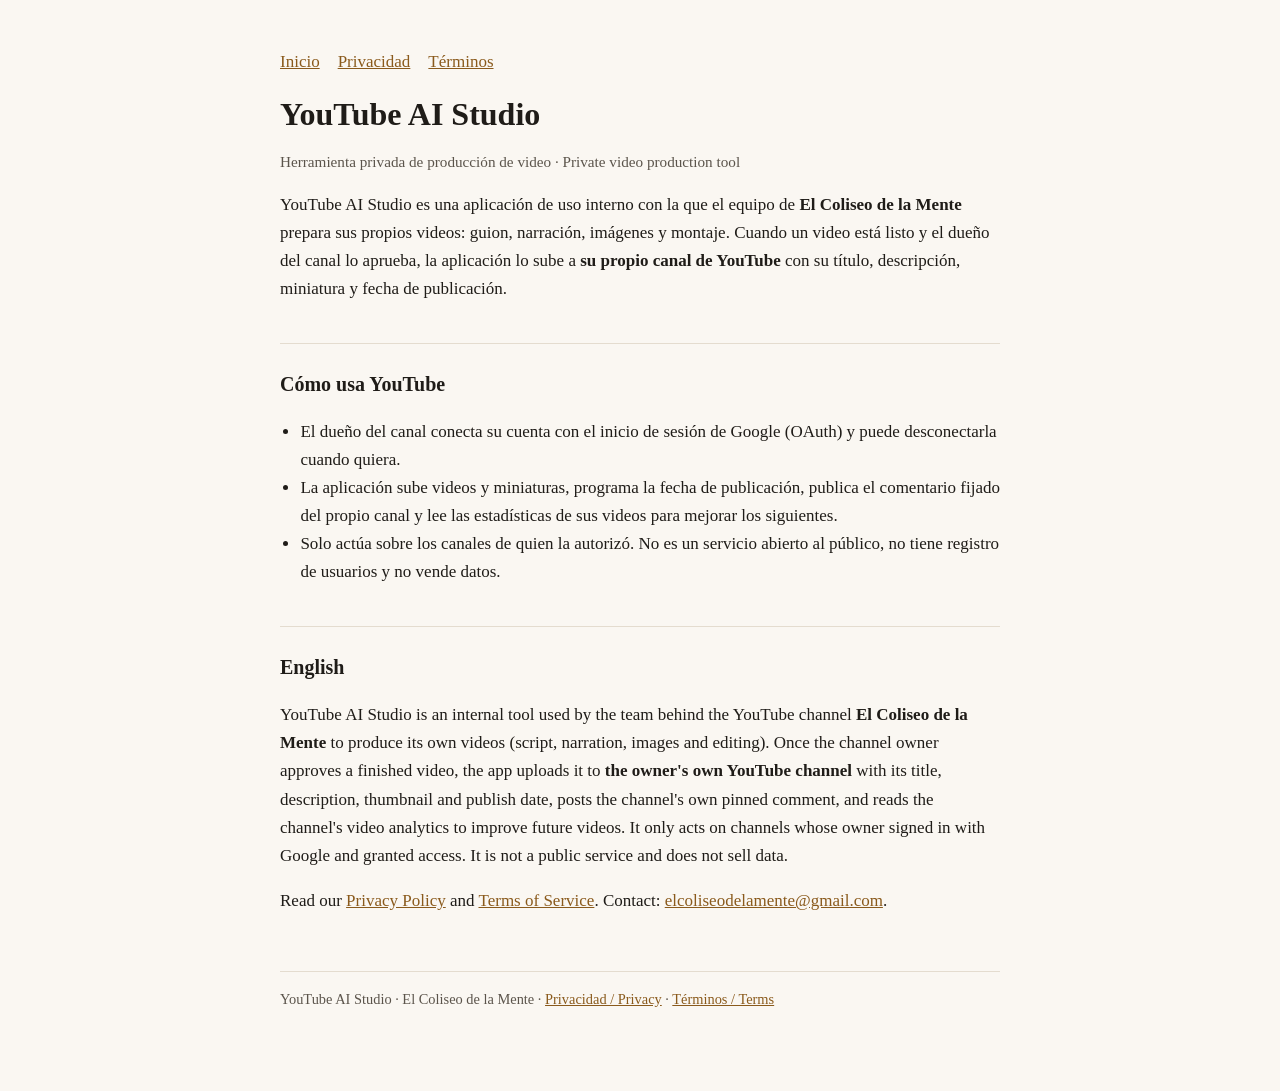
<file: index.html>
<!doctype html>
<html lang="es">
<head>
<meta charset="utf-8">
<meta name="viewport" content="width=device-width,initial-scale=1">
<title>YouTube AI Studio</title>
<meta name="description" content="YouTube AI Studio: herramienta privada de producción y publicación de videos para el canal El Coliseo de la Mente.">
<link rel="stylesheet" href="/estilo.css">
</head>
<body>
<main>
<header><nav><a href="/">Inicio</a><a href="/privacidad/">Privacidad</a><a href="/terminos/">Términos</a></nav></header>

<h1>YouTube AI Studio</h1>
<p class="meta">Herramienta privada de producción de video · Private video production tool</p>

<p>YouTube AI Studio es una aplicación de uso interno con la que el equipo de <strong>El Coliseo de la Mente</strong> prepara sus propios videos: guion, narración, imágenes y montaje. Cuando un video está listo y el dueño del canal lo aprueba, la aplicación lo sube a <strong>su propio canal de YouTube</strong> con su título, descripción, miniatura y fecha de publicación.</p>

<h2>Cómo usa YouTube</h2>
<ul>
  <li>El dueño del canal conecta su cuenta con el inicio de sesión de Google (OAuth) y puede desconectarla cuando quiera.</li>
  <li>La aplicación sube videos y miniaturas, programa la fecha de publicación, publica el comentario fijado del propio canal y lee las estadísticas de sus videos para mejorar los siguientes.</li>
  <li>Solo actúa sobre los canales de quien la autorizó. No es un servicio abierto al público, no tiene registro de usuarios y no vende datos.</li>
</ul>

<h2>English</h2>
<p>YouTube AI Studio is an internal tool used by the team behind the YouTube channel <strong>El Coliseo de la Mente</strong> to produce its own videos (script, narration, images and editing). Once the channel owner approves a finished video, the app uploads it to <strong>the owner's own YouTube channel</strong> with its title, description, thumbnail and publish date, posts the channel's own pinned comment, and reads the channel's video analytics to improve future videos. It only acts on channels whose owner signed in with Google and granted access. It is not a public service and does not sell data.</p>

<p>Read our <a href="/privacidad/">Privacy Policy</a> and <a href="/terminos/">Terms of Service</a>. Contact: <a href="mailto:elcoliseodelamente@gmail.com">elcoliseodelamente@gmail.com</a>.</p>

<footer>YouTube AI Studio · El Coliseo de la Mente · <a href="/privacidad/">Privacidad / Privacy</a> · <a href="/terminos/">Términos / Terms</a></footer>
</main>
</body>
</html>
</file>
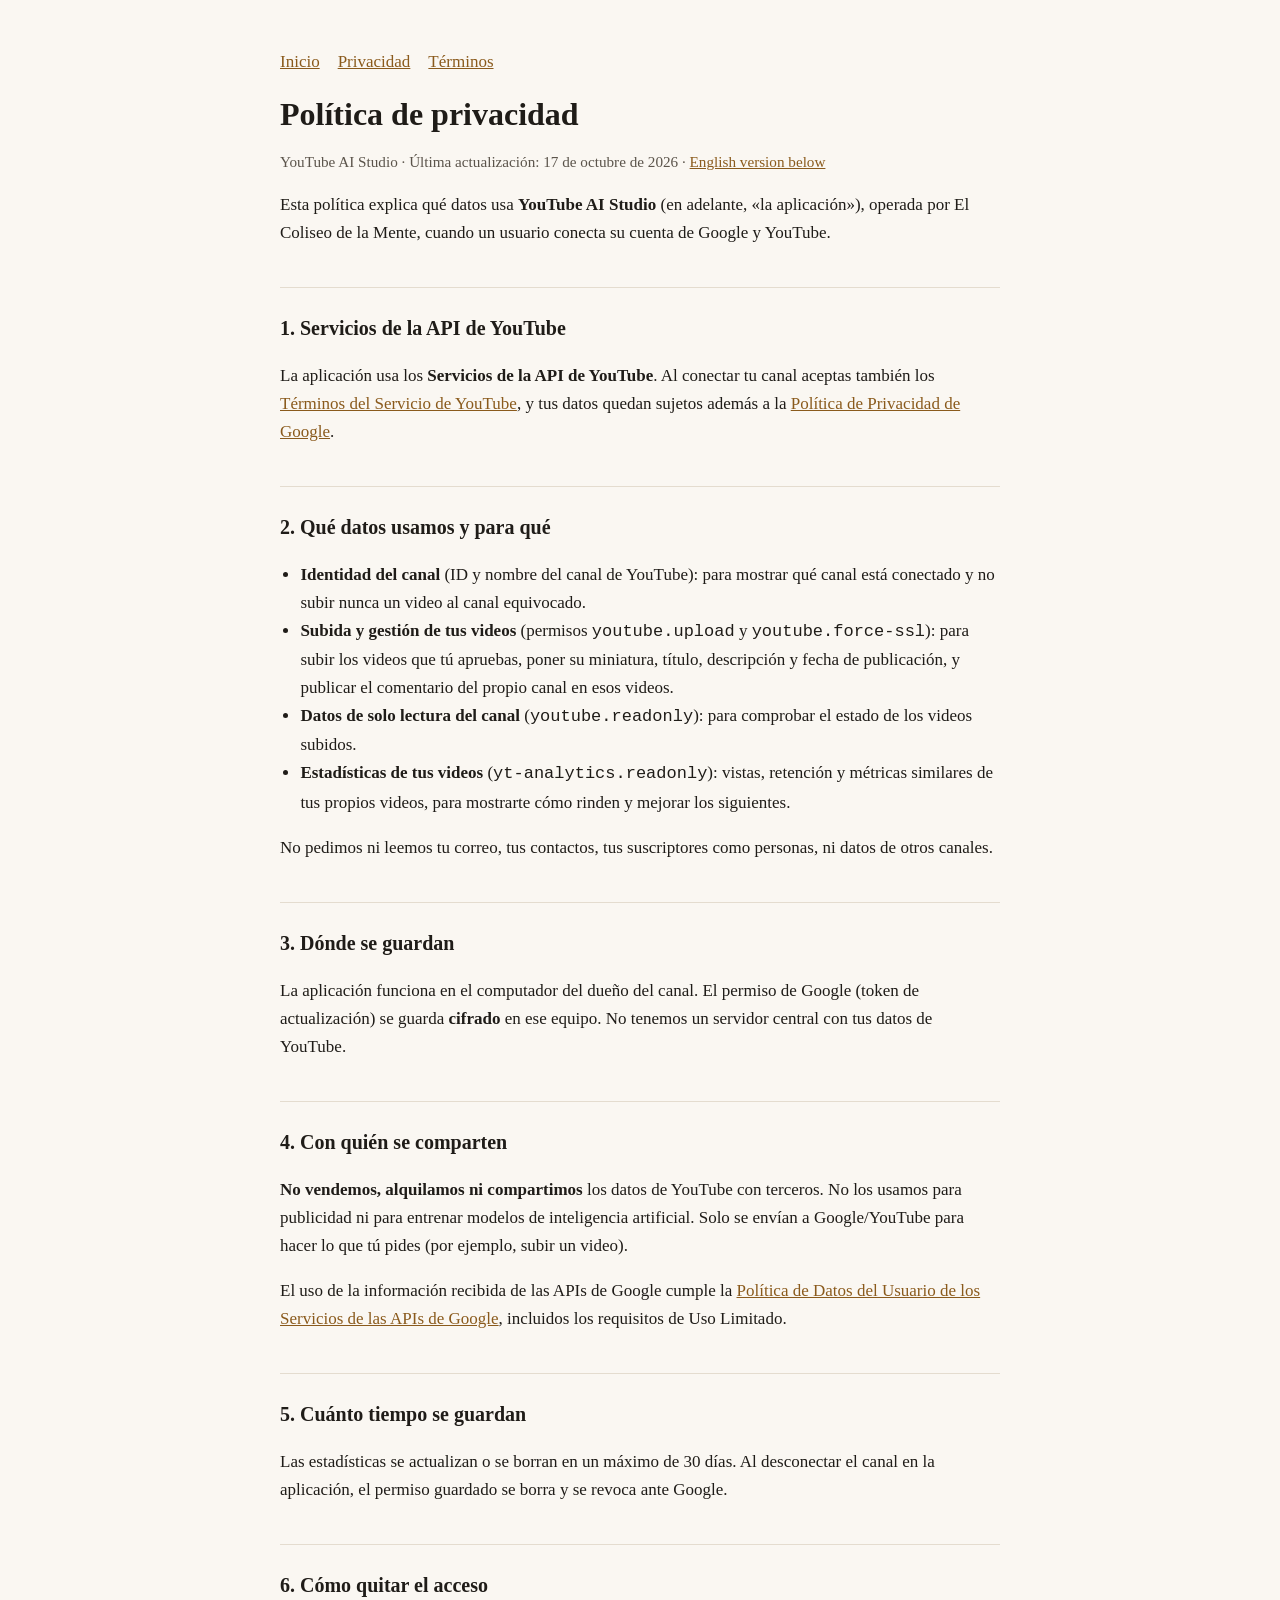
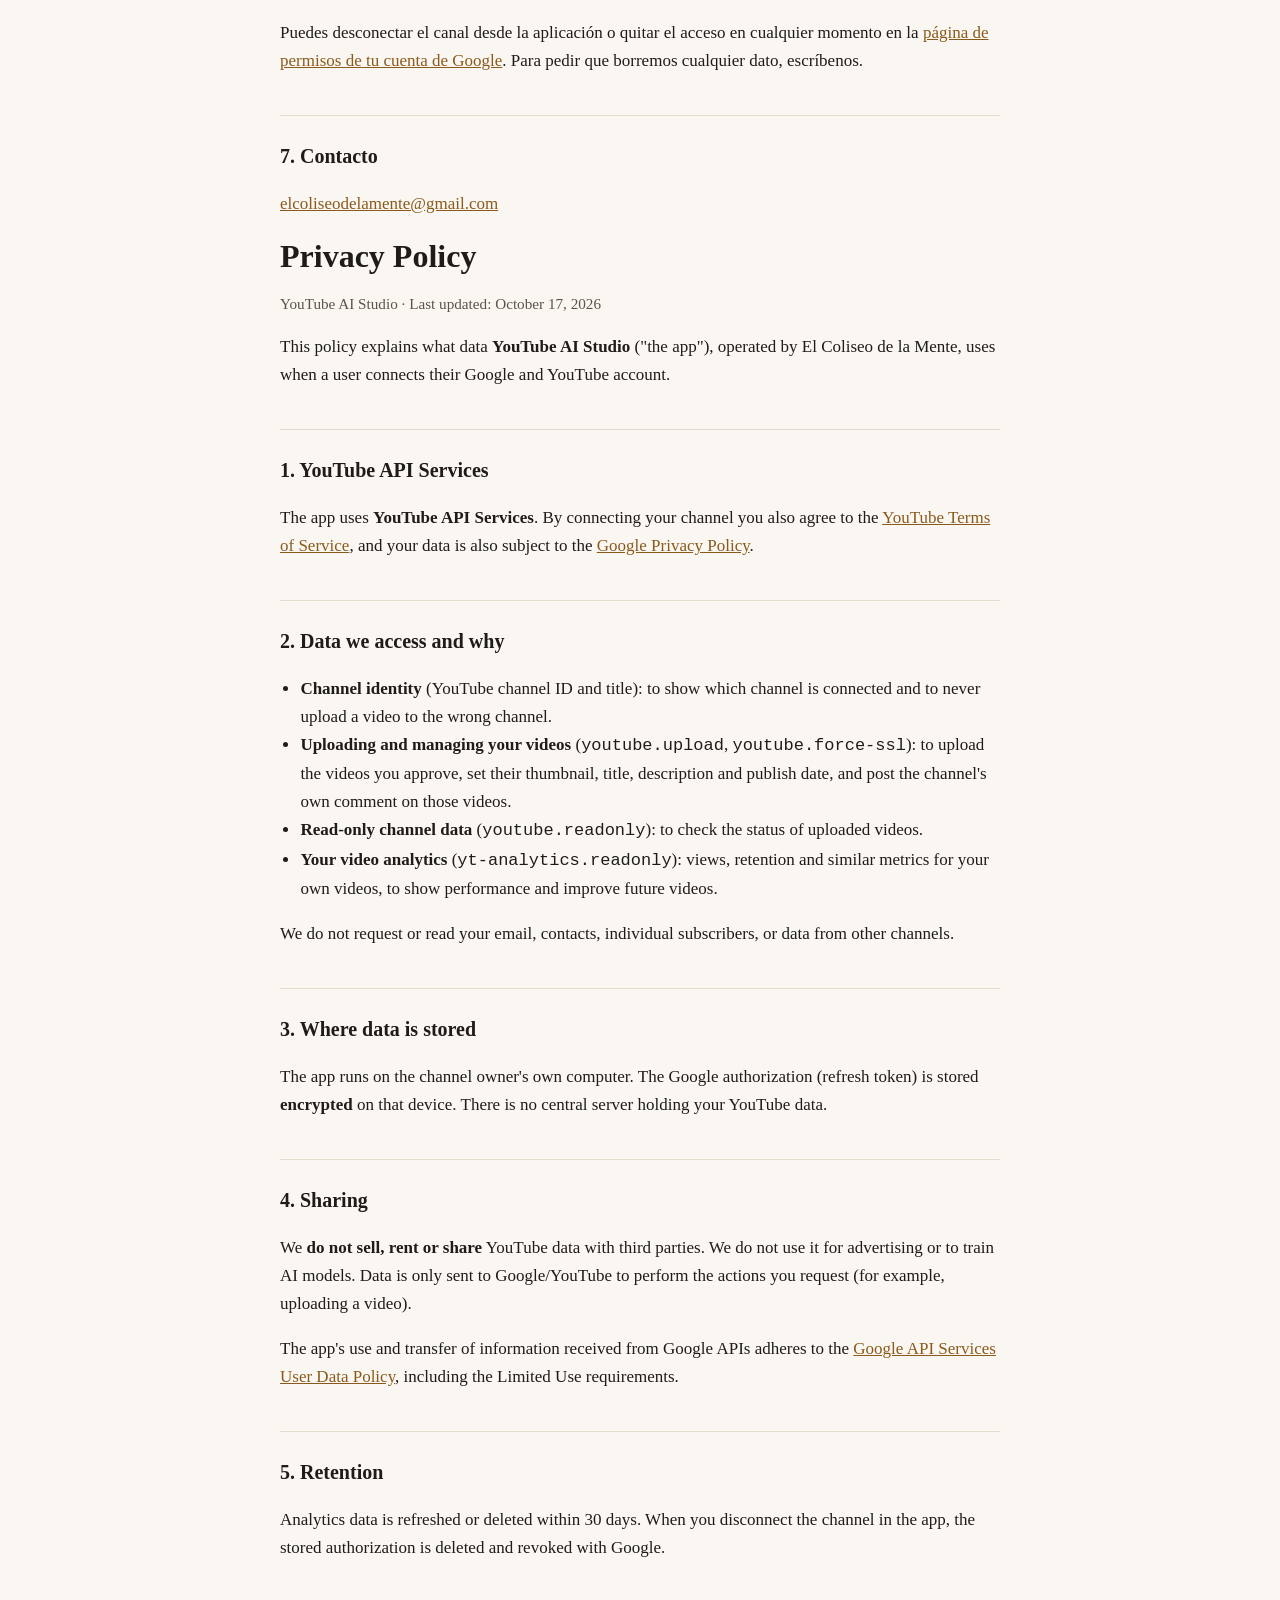
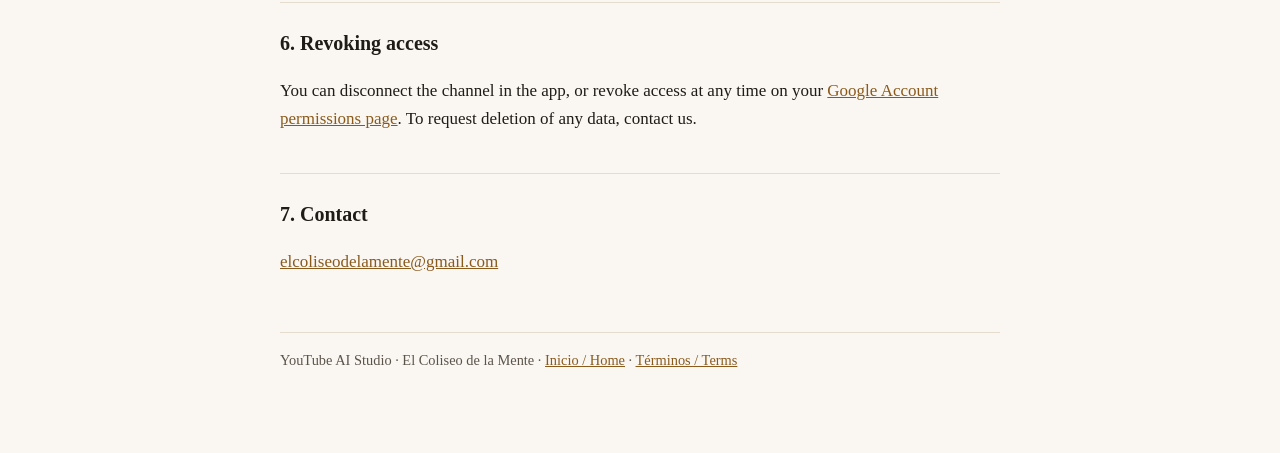
<file: privacidad/index.html>
<!doctype html>
<html lang="es">
<head>
<meta charset="utf-8">
<meta name="viewport" content="width=device-width,initial-scale=1">
<title>Política de privacidad · YouTube AI Studio</title>
<link rel="stylesheet" href="/estilo.css">
</head>
<body>
<main>
<header><nav><a href="/">Inicio</a><a href="/privacidad/">Privacidad</a><a href="/terminos/">Términos</a></nav></header>

<h1>Política de privacidad</h1>
<p class="meta">YouTube AI Studio · Última actualización: 17 de octubre de 2026 · <a href="#english">English version below</a></p>

<p>Esta política explica qué datos usa <strong>YouTube AI Studio</strong> (en adelante, «la aplicación»), operada por El Coliseo de la Mente, cuando un usuario conecta su cuenta de Google y YouTube.</p>

<h2>1. Servicios de la API de YouTube</h2>
<p>La aplicación usa los <strong>Servicios de la API de YouTube</strong>. Al conectar tu canal aceptas también los <a href="https://www.youtube.com/t/terms">Términos del Servicio de YouTube</a>, y tus datos quedan sujetos además a la <a href="https://policies.google.com/privacy">Política de Privacidad de Google</a>.</p>

<h2>2. Qué datos usamos y para qué</h2>
<ul>
  <li><strong>Identidad del canal</strong> (ID y nombre del canal de YouTube): para mostrar qué canal está conectado y no subir nunca un video al canal equivocado.</li>
  <li><strong>Subida y gestión de tus videos</strong> (permisos <code>youtube.upload</code> y <code>youtube.force-ssl</code>): para subir los videos que tú apruebas, poner su miniatura, título, descripción y fecha de publicación, y publicar el comentario del propio canal en esos videos.</li>
  <li><strong>Datos de solo lectura del canal</strong> (<code>youtube.readonly</code>): para comprobar el estado de los videos subidos.</li>
  <li><strong>Estadísticas de tus videos</strong> (<code>yt-analytics.readonly</code>): vistas, retención y métricas similares de tus propios videos, para mostrarte cómo rinden y mejorar los siguientes.</li>
</ul>
<p>No pedimos ni leemos tu correo, tus contactos, tus suscriptores como personas, ni datos de otros canales.</p>

<h2>3. Dónde se guardan</h2>
<p>La aplicación funciona en el computador del dueño del canal. El permiso de Google (token de actualización) se guarda <strong>cifrado</strong> en ese equipo. No tenemos un servidor central con tus datos de YouTube.</p>

<h2>4. Con quién se comparten</h2>
<p><strong>No vendemos, alquilamos ni compartimos</strong> los datos de YouTube con terceros. No los usamos para publicidad ni para entrenar modelos de inteligencia artificial. Solo se envían a Google/YouTube para hacer lo que tú pides (por ejemplo, subir un video).</p>
<p>El uso de la información recibida de las APIs de Google cumple la <a href="https://developers.google.com/terms/api-services-user-data-policy">Política de Datos del Usuario de los Servicios de las APIs de Google</a>, incluidos los requisitos de Uso Limitado.</p>

<h2>5. Cuánto tiempo se guardan</h2>
<p>Las estadísticas se actualizan o se borran en un máximo de 30 días. Al desconectar el canal en la aplicación, el permiso guardado se borra y se revoca ante Google.</p>

<h2>6. Cómo quitar el acceso</h2>
<p>Puedes desconectar el canal desde la aplicación o quitar el acceso en cualquier momento en la <a href="https://security.google.com/settings/security/permissions">página de permisos de tu cuenta de Google</a>. Para pedir que borremos cualquier dato, escríbenos.</p>

<h2>7. Contacto</h2>
<p><a href="mailto:elcoliseodelamente@gmail.com">elcoliseodelamente@gmail.com</a></p>

<h1 id="english">Privacy Policy</h1>
<p class="meta">YouTube AI Studio · Last updated: October 17, 2026</p>

<p>This policy explains what data <strong>YouTube AI Studio</strong> ("the app"), operated by El Coliseo de la Mente, uses when a user connects their Google and YouTube account.</p>

<h2>1. YouTube API Services</h2>
<p>The app uses <strong>YouTube API Services</strong>. By connecting your channel you also agree to the <a href="https://www.youtube.com/t/terms">YouTube Terms of Service</a>, and your data is also subject to the <a href="https://policies.google.com/privacy">Google Privacy Policy</a>.</p>

<h2>2. Data we access and why</h2>
<ul>
  <li><strong>Channel identity</strong> (YouTube channel ID and title): to show which channel is connected and to never upload a video to the wrong channel.</li>
  <li><strong>Uploading and managing your videos</strong> (<code>youtube.upload</code>, <code>youtube.force-ssl</code>): to upload the videos you approve, set their thumbnail, title, description and publish date, and post the channel's own comment on those videos.</li>
  <li><strong>Read-only channel data</strong> (<code>youtube.readonly</code>): to check the status of uploaded videos.</li>
  <li><strong>Your video analytics</strong> (<code>yt-analytics.readonly</code>): views, retention and similar metrics for your own videos, to show performance and improve future videos.</li>
</ul>
<p>We do not request or read your email, contacts, individual subscribers, or data from other channels.</p>

<h2>3. Where data is stored</h2>
<p>The app runs on the channel owner's own computer. The Google authorization (refresh token) is stored <strong>encrypted</strong> on that device. There is no central server holding your YouTube data.</p>

<h2>4. Sharing</h2>
<p>We <strong>do not sell, rent or share</strong> YouTube data with third parties. We do not use it for advertising or to train AI models. Data is only sent to Google/YouTube to perform the actions you request (for example, uploading a video).</p>
<p>The app's use and transfer of information received from Google APIs adheres to the <a href="https://developers.google.com/terms/api-services-user-data-policy">Google API Services User Data Policy</a>, including the Limited Use requirements.</p>

<h2>5. Retention</h2>
<p>Analytics data is refreshed or deleted within 30 days. When you disconnect the channel in the app, the stored authorization is deleted and revoked with Google.</p>

<h2>6. Revoking access</h2>
<p>You can disconnect the channel in the app, or revoke access at any time on your <a href="https://security.google.com/settings/security/permissions">Google Account permissions page</a>. To request deletion of any data, contact us.</p>

<h2>7. Contact</h2>
<p><a href="mailto:elcoliseodelamente@gmail.com">elcoliseodelamente@gmail.com</a></p>

<footer>YouTube AI Studio · El Coliseo de la Mente · <a href="/">Inicio / Home</a> · <a href="/terminos/">Términos / Terms</a></footer>
</main>
</body>
</html>
</file>
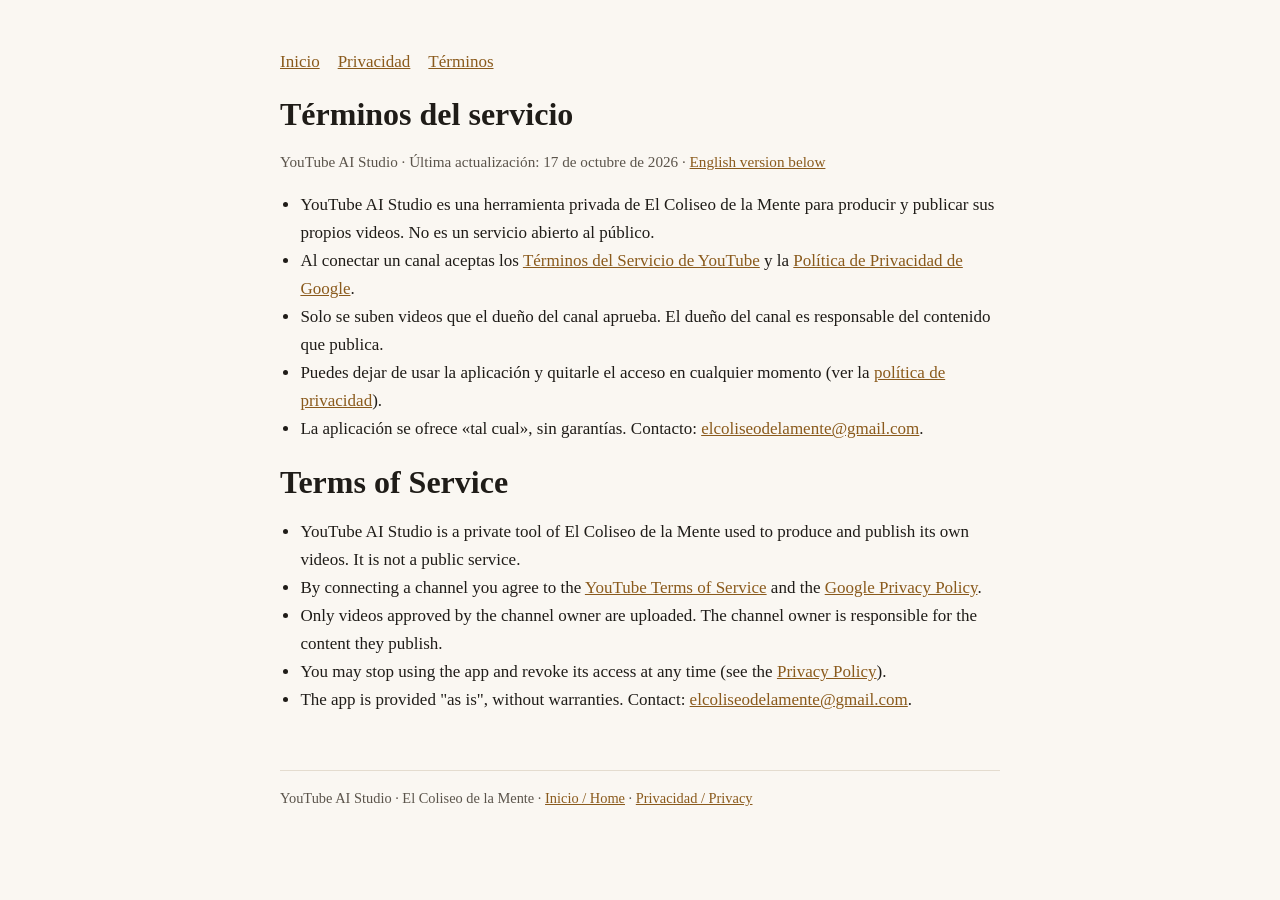
<file: terminos/index.html>
<!doctype html>
<html lang="es">
<head>
<meta charset="utf-8">
<meta name="viewport" content="width=device-width,initial-scale=1">
<title>Términos del servicio · YouTube AI Studio</title>
<link rel="stylesheet" href="/estilo.css">
</head>
<body>
<main>
<header><nav><a href="/">Inicio</a><a href="/privacidad/">Privacidad</a><a href="/terminos/">Términos</a></nav></header>

<h1>Términos del servicio</h1>
<p class="meta">YouTube AI Studio · Última actualización: 17 de octubre de 2026 · <a href="#english">English version below</a></p>

<ul>
  <li>YouTube AI Studio es una herramienta privada de El Coliseo de la Mente para producir y publicar sus propios videos. No es un servicio abierto al público.</li>
  <li>Al conectar un canal aceptas los <a href="https://www.youtube.com/t/terms">Términos del Servicio de YouTube</a> y la <a href="https://policies.google.com/privacy">Política de Privacidad de Google</a>.</li>
  <li>Solo se suben videos que el dueño del canal aprueba. El dueño del canal es responsable del contenido que publica.</li>
  <li>Puedes dejar de usar la aplicación y quitarle el acceso en cualquier momento (ver la <a href="/privacidad/">política de privacidad</a>).</li>
  <li>La aplicación se ofrece «tal cual», sin garantías. Contacto: <a href="mailto:elcoliseodelamente@gmail.com">elcoliseodelamente@gmail.com</a>.</li>
</ul>

<h1 id="english">Terms of Service</h1>
<ul>
  <li>YouTube AI Studio is a private tool of El Coliseo de la Mente used to produce and publish its own videos. It is not a public service.</li>
  <li>By connecting a channel you agree to the <a href="https://www.youtube.com/t/terms">YouTube Terms of Service</a> and the <a href="https://policies.google.com/privacy">Google Privacy Policy</a>.</li>
  <li>Only videos approved by the channel owner are uploaded. The channel owner is responsible for the content they publish.</li>
  <li>You may stop using the app and revoke its access at any time (see the <a href="/privacidad/">Privacy Policy</a>).</li>
  <li>The app is provided "as is", without warranties. Contact: <a href="mailto:elcoliseodelamente@gmail.com">elcoliseodelamente@gmail.com</a>.</li>
</ul>

<footer>YouTube AI Studio · El Coliseo de la Mente · <a href="/">Inicio / Home</a> · <a href="/privacidad/">Privacidad / Privacy</a></footer>
</main>
</body>
</html>
</file>
<file: estilo.css>
:root{--fondo:#faf7f2;--texto:#1f1c18;--suave:#5b544b;--acento:#8a5a1c;--linea:#e4dccf}
@media (prefers-color-scheme:dark){:root{--fondo:#16130f;--texto:#efe9df;--suave:#b3aa9c;--acento:#e0b067;--linea:#332d25}}
*{box-sizing:border-box}
body{margin:0;background:var(--fondo);color:var(--texto);font:17px/1.65 Georgia,"Times New Roman",serif}
main{max-width:760px;margin:0 auto;padding:48px 20px 80px}
header nav a{margin-right:18px}
a{color:var(--acento)}
h1{font-size:2rem;line-height:1.2;margin:.6em 0 .2em}
h2{font-size:1.25rem;margin:2em 0 .4em;border-top:1px solid var(--linea);padding-top:1.2em}
.meta{color:var(--suave);font-size:.95rem}
ul{padding-left:1.2em}
footer{margin-top:56px;color:var(--suave);font-size:.9rem;border-top:1px solid var(--linea);padding-top:16px}
</file>
